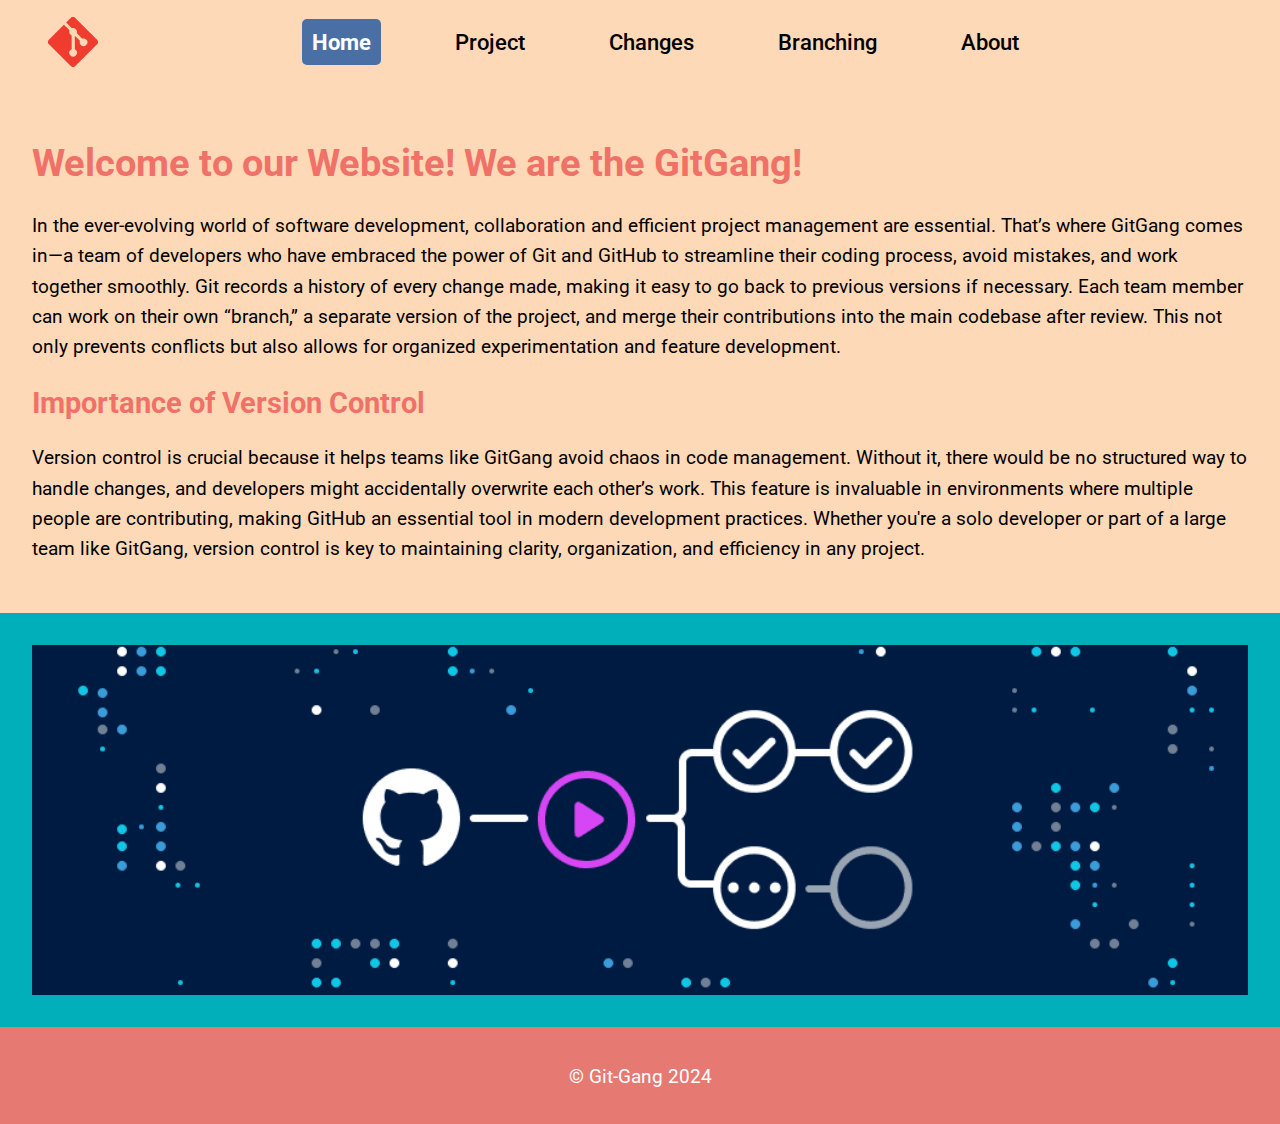
<file: index.html>
<!DOCTYPE html>
<html lang="en">
  <head>
    <meta charset="UTF-8" />
    <meta name="viewport" content="width=device-width, initial-scale=1.0" />
    <title>Github-Assignment</title>
    <link rel="stylesheet" href="./styles/main.css" />
    <link rel="stylesheet" href="./styles/home.css" />
  </head>
  <body>
    <header>
      <a href="index.html" class="logo">
        <img src="./images/logo.svg" alt="logo" />
      </a>
      <input class="menu-btn" type="checkbox" id="menu-btn" />
      <label class="menu-icon" for="menu-btn">
        <span class="nav-icon"></span>
      </label>
      <nav>
        <ul>
          <li><a href="index.html" class="active">Home</a></li>
          <li><a href="project.html">Project</a></li>
          <li><a href="change.html">Changes</a></li>
          <li><a href="branching.html">Branching</a></li>
          <li><a href="about.html">About</a></li>
        </ul>
      </nav>
    </header>
    <div class="page-wrapper">
      <main class="content">
        <h1>Welcome to our Website! We are the GitGang!</h1>
        <p>
          In the ever-evolving world of software development, collaboration and
          efficient project management are essential. That’s where GitGang comes
          in—a team of developers who have embraced the power of Git and GitHub
          to streamline their coding process, avoid mistakes, and work together
          smoothly. Git records a history of every change made, making it easy
          to go back to previous versions if necessary. Each team member can
          work on their own “branch,” a separate version of the project, and
          merge their contributions into the main codebase after review. This
          not only prevents conflicts but also allows for organized
          experimentation and feature development.
        </p>
        <h2>Importance of Version Control</h2>
        <p>
          Version control is crucial because it helps teams like GitGang avoid
          chaos in code management. Without it, there would be no structured way
          to handle changes, and developers might accidentally overwrite each
          other’s work. This feature is invaluable in environments where
          multiple people are contributing, making GitHub an essential tool in
          modern development practices. Whether you're a solo developer or part
          of a large team like GitGang, version control is key to maintaining
          clarity, organization, and efficiency in any project.
        </p>
      </main>
      <div class="bottom-image">
        <img src="./images/githubcat.png" alt="github cat and files" />
      </div>
    </div>
    <footer>
      <p>&copy; Git-Gang 2024</p>
    </footer>
  </body>
</html>
</file>
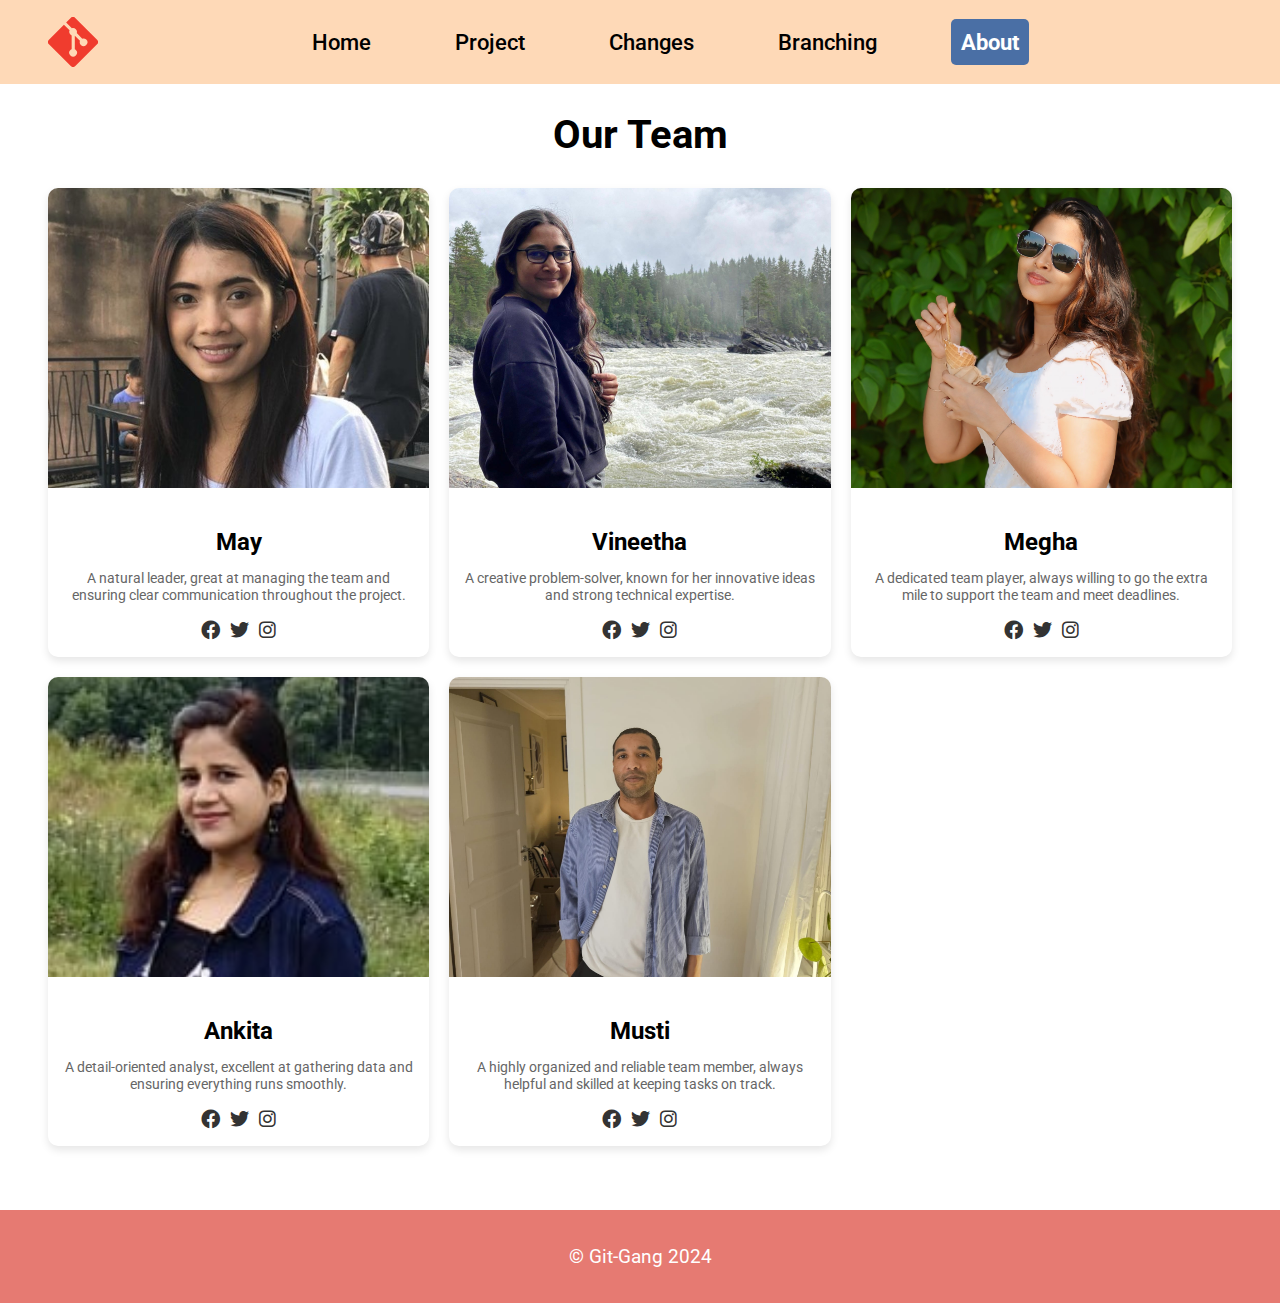
<file: about.html>
<!DOCTYPE html>
<html lang="en">
  <head>
    <meta charset="UTF-8" />
    <meta name="viewport" content="width=device-width, initial-scale=1.0" />
    <title>Github-Assignment</title>
    <link rel="stylesheet" href="./styles/main.css" />
    <link rel="stylesheet" href="./styles/about.css" />
    <link
      href="https://cdnjs.cloudflare.com/ajax/libs/font-awesome/6.0.0-beta3/css/all.min.css"
      rel="stylesheet"
    />
  </head>

  <body>
    <header>
      <a href="index.html" class="logo">
        <img src="./images/logo.svg" alt="logo" />
      </a>
      <input class="menu-btn" type="checkbox" id="menu-btn" />
      <label class="menu-icon" for="menu-btn">
        <span class="nav-icon"></span>
      </label>
      <nav>
        <ul>
          <li><a href="index.html">Home</a></li>
          <li><a href="project.html">Project</a></li>
          <li><a href="change.html">Changes</a></li>
          <li><a href="branching.html">Branching</a></li>
          <li><a href="about.html" class="active">About</a></li>
        </ul>
      </nav>
    </header>

    <main>
      <section class="team-section">
        <h1>Our Team</h1>
        <div class="team-grid">
          <!-- Team Member 1 -->
          <div class="team-member">
            <img src="./images/May.jpg" alt="May" />
            <div class="team-info">
              <h2>May</h2>
              <p>
                A natural leader, great at managing the team and ensuring clear communication throughout the project.
              </p>
              <div class="social-icons">
                <a href="https://facebook.com/"
                  ><i class="fab fa-facebook"></i
                ></a>
                <a href="https://twitter.com/ "
                  ><i class="fab fa-twitter"></i
                ></a>
                <a href="https://instagram.com/ "
                  ><i class="fab fa-instagram"></i
                ></a>
              </div>
            </div>
          </div>

          <!-- Team Member 2 -->
          <div class="team-member">
            <img src="./images/Vineetha.jpeg" alt="Vineetha" />
            <div class="team-info">
              <h2>Vineetha</h2>
              <p>
               A creative problem-solver, known for her innovative ideas and strong technical expertise.
              </p>
              <div class="social-icons">
                <a href="https://facebook.com/"
                  ><i class="fab fa-facebook"></i
                ></a>
                <a href="https://twitter.com/"
                  ><i class="fab fa-twitter"></i
                ></a>
                <a href="https://instagram.com/"
                  ><i class="fab fa-instagram"></i
                ></a>
              </div>
            </div>
          </div>
          <!-- Team Member 3 -->
          <div class="team-member">
            <img src="./images/Megha.jpg" alt="Megha" />
            <div class="team-info">
              <h2>Megha</h2>
              <p>
                A dedicated team player, always willing to go the extra mile to support the team and meet deadlines.
              </p>
              <div class="social-icons">
                <a href="https://facebook.com/"
                  ><i class="fab fa-facebook"></i
                ></a>
                <a href="https://twitter.com/ "
                  ><i class="fab fa-twitter"></i
                ></a>
                <a href="https://instagram.com/ "
                  ><i class="fab fa-instagram"></i
                ></a>
              </div>
            </div>
          </div>
          <!-- Team Member 4 -->
          <div class="team-member">
            <img src="./images/Ankita.jpeg" alt="Ankita" />
            <div class="team-info">
              <h2>Ankita</h2>
              <p>
                A detail-oriented analyst, excellent at gathering data and ensuring everything runs smoothly.
              </p>
              <div class="social-icons">
                <a href="https://facebook.com/"
                  ><i class="fab fa-facebook"></i
                ></a>
                <a href="https://twitter.com/"
                  ><i class="fab fa-twitter"></i
                ></a>
                <a href="https://instagram.com/"
                  ><i class="fab fa-instagram"></i
                ></a>
              </div>
            </div>
          </div>
          <!-- Team Member 5 -->
          <div class="team-member">
            <img src="./images/Mustafa.jpg" alt="Mustafa" />
            <div class="team-info">
              <h2>Musti</h2>
              <p>
                A highly organized and reliable team member, always helpful and skilled at keeping tasks on track.
              </p>
              <div class="social-icons">
                <a href="https://facebook.com/"
                  ><i class="fab fa-facebook"></i
                ></a>
                <a href="https://twitter.com/"
                  ><i class="fab fa-twitter"></i
                ></a>
                <a href="https://instagram.com/"
                  ><i class="fab fa-instagram"></i
                ></a>
              </div>
            </div>
          </div>
        </div>
      </section>
    </main>
    <footer>
      <p>&copy; Git-Gang 2024</p>
    </footer>
  </body>
</html>
</file>
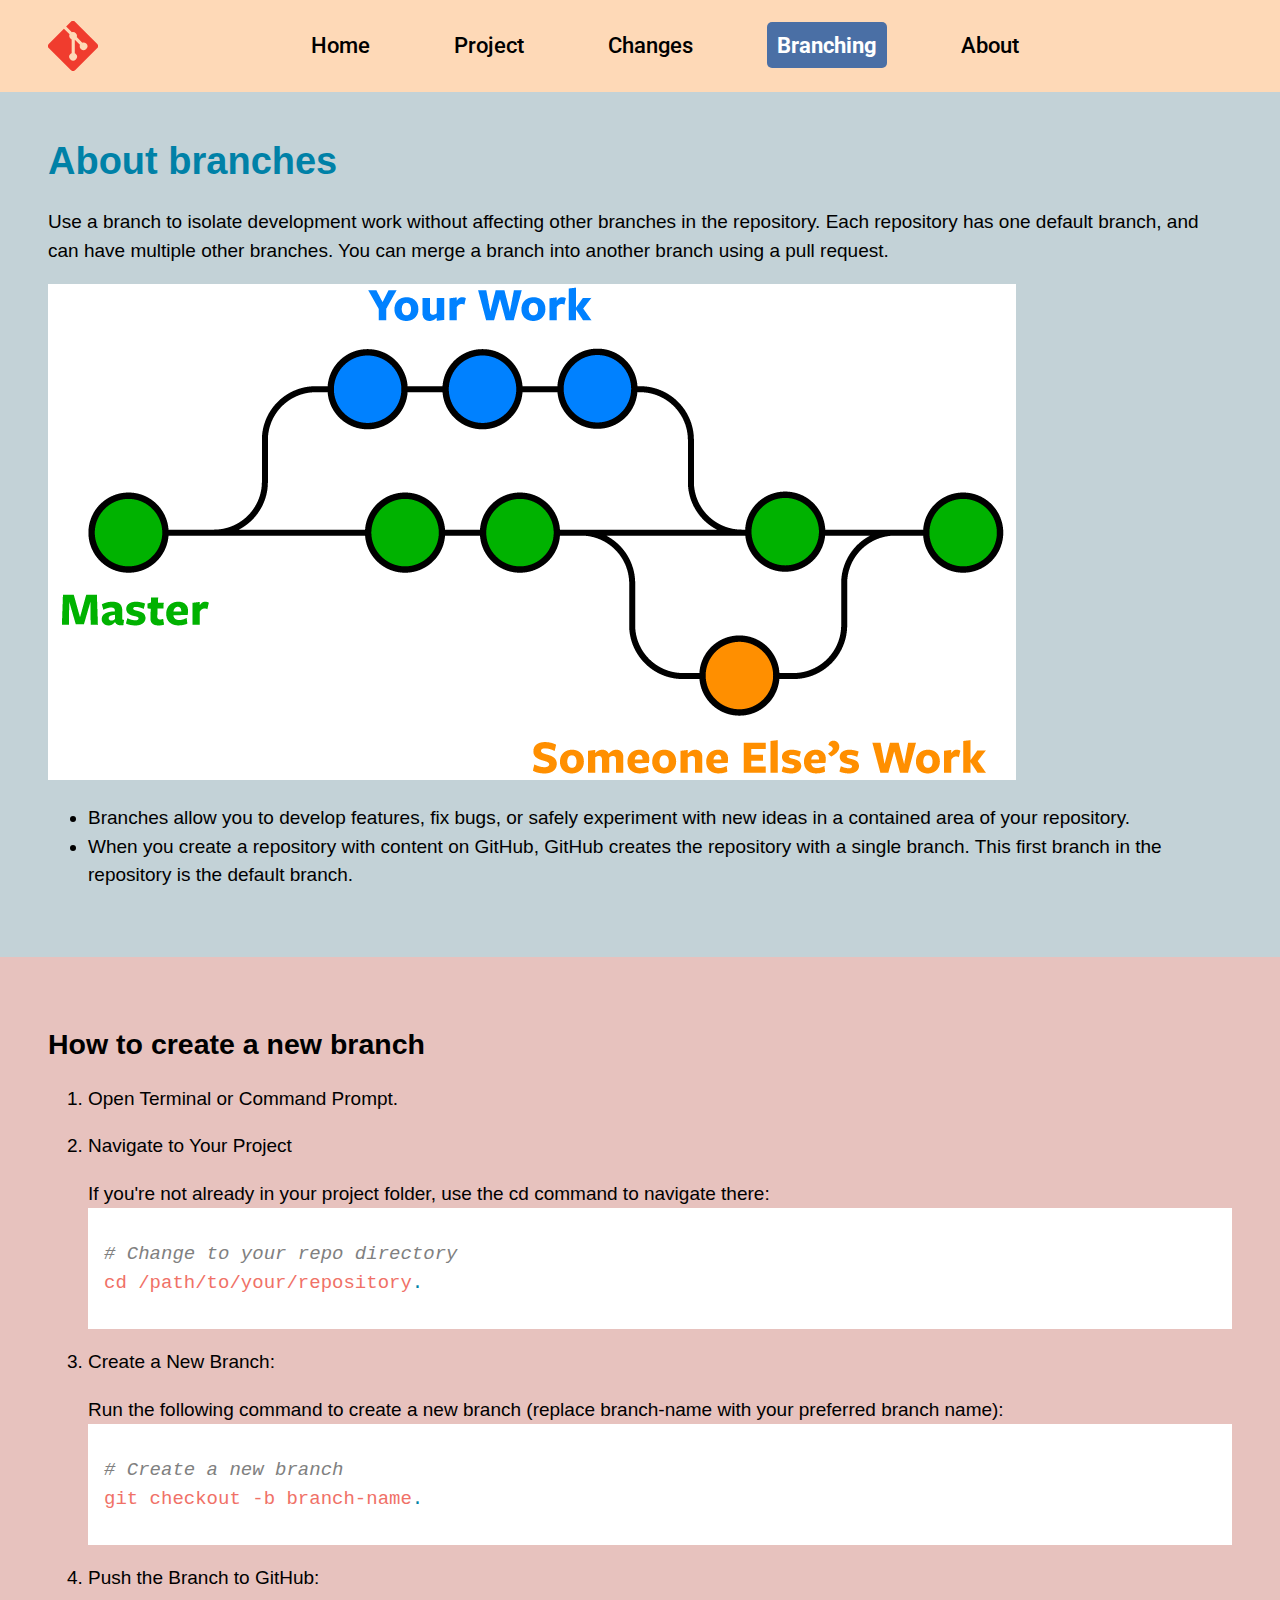
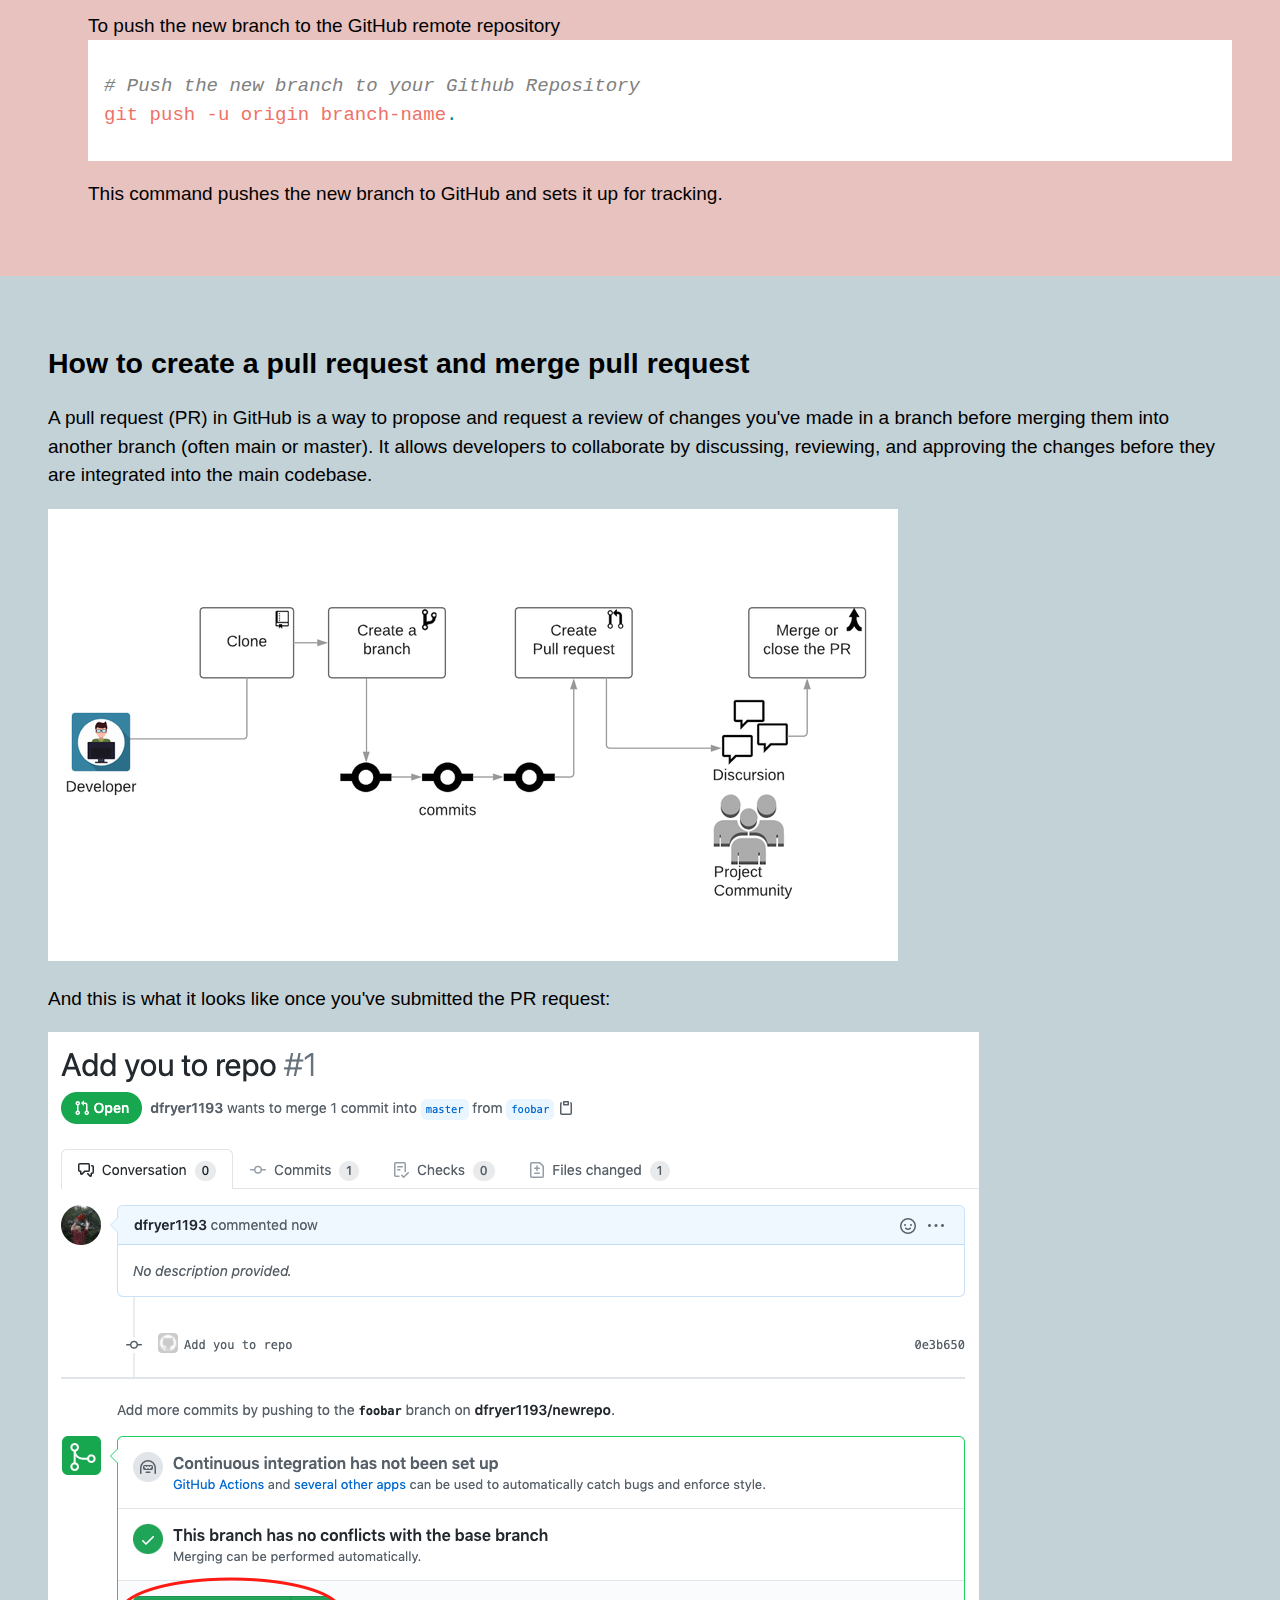
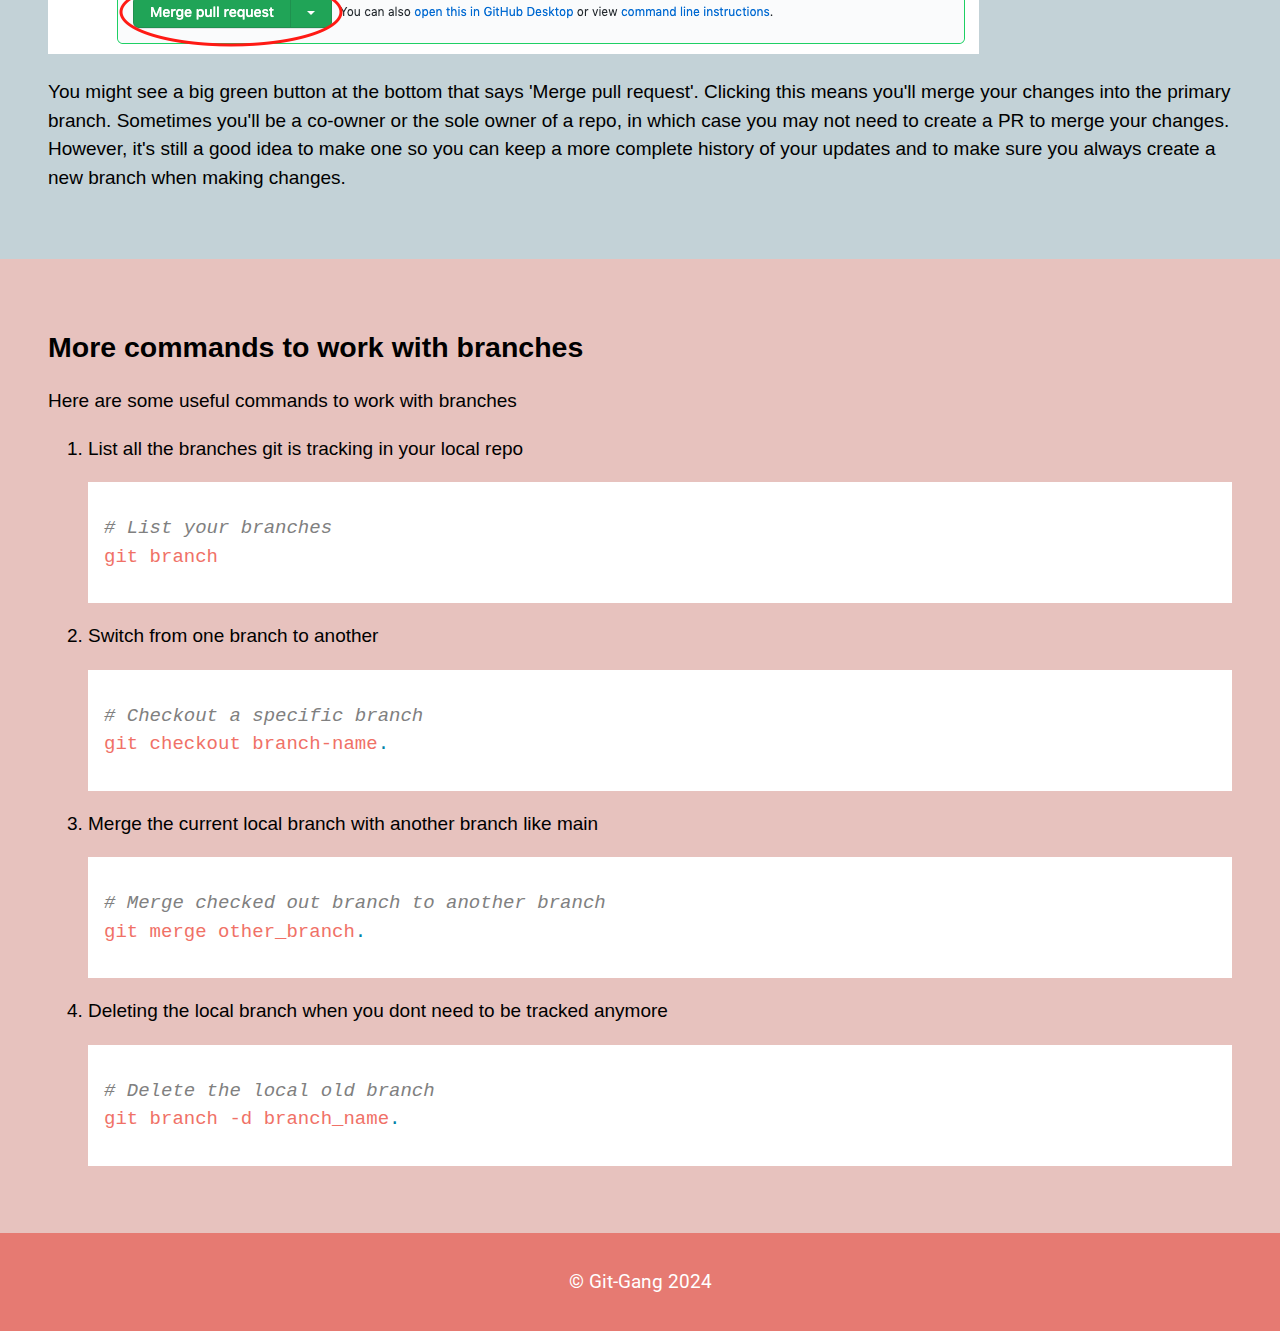
<file: branching.html>
<!DOCTYPE html>
<html lang="en">
  <head>
    <meta charset="UTF-8" />
    <meta name="viewport" content="width=device-width, initial-scale=1.0" />
    <title>Github-Assignment</title>
    <link rel="stylesheet" href="./styles/main.css" />
    <link rel="stylesheet" href="./styles/branching.css" />
    <link rel="stylesheet" href="./styles/changes.css" />
  </head>
  <body>
    <header>
      <a href="index.html" class="logo">
        <img src="./images/logo.svg" alt="logo" />
      </a>
      <input class="menu-btn" type="checkbox" id="menu-btn" />
      <label class="menu-icon" for="menu-btn">
        <span class="nav-icon"></span>
      </label>
      <nav>
        <ul>
          <li><a href="index.html">Home</a></li>
          <li><a href="project.html">Project</a></li>
          <li><a href="change.html">Changes</a></li>
          <li><a href="branching.html" class="active">Branching</a></li>
          <li><a href="about.html">About</a></li>
        </ul>
      </nav>
    </header>
    <main>
      <section class="about-branches full-width has-bg-color__blue">
        <div class="content">
          <h1>About branches</h1>
          <p>Use a branch to isolate development work without affecting other branches in the repository. 
            Each repository has one default branch, and can have multiple other branches. 
            You can merge a branch into another branch using a pull request.
          </p>
              <img
              class="branch_image"
              src="./images/git-branch.png"
              alt="branch_image">
          <ul>
            <li>Branches allow you to develop features, fix bugs, or safely experiment with new ideas in a contained area of your repository.</li>
            <li>When you create a repository with content on GitHub, GitHub creates the repository with a single branch. 
                This first branch in the repository is the default branch.</li>
          </ul>
        </div>
      </section>

      <section class="create-project-github full-width has-bg-color__red">
        <div class="content">
          <h2>How to create a new branch</h2>
          <ol>
            <li>Open Terminal or Command Prompt.</li>
            <li> <P>Navigate to Your Project</P>
            If you're not already in your project folder, use the cd command to navigate there:
            <div class="block-item-code-wrapper">
              <code class="block-item-code">
                <span class="command-comment"
                  ># Change to your repo directory</span
                >
                <span class="command-head git"
                  >cd /path/to/your/repository<span class="command-tail">. </span></span
                >
              </code>
            </div>            
            </li>
            <li>
               <P>Create a New Branch:</P>
              Run the following command to create a new branch (replace branch-name with your preferred branch name):
              <div class="block-item-code-wrapper">
                <code class="block-item-code">
                  <span class="command-comment"
                    ># Create a new branch</span
                  >
                  <span class="command-head git"
                    >git checkout -b branch-name<span class="command-tail">. </span></span
                  >
                </code>
              </div>
            </li>
            <li><P>Push the Branch to GitHub:</P>
              To push the new branch to the GitHub remote repository
              <div class="block-item-code-wrapper">
                <code class="block-item-code">
                  <span class="command-comment"
                    ># Push the new branch to your Github Repository</span
                  >
                  <span class="command-head git"
                    >git push -u origin branch-name<span class="command-tail">.</span></span
                  >
                </code>
              </div>
             <P>This command pushes the new branch to GitHub and sets it up for tracking.</P>
            </li>
          </ol>
        </div>
      </section>

      <section class="create-project-github full-width has-bg-color__blue">
        <div class="content">
          <h2>How to create a pull request and merge pull request</h2>
          <p>A pull request (PR) in GitHub is a way to propose and request
            a review of changes you've made in a branch before merging them into another branch (often main or master). 
            It allows developers to collaborate by discussing, reviewing, and approving 
            the changes before they are integrated into the main codebase.</p>
          <img
           class="pull_request"
           src="./images/github-pull-request.png"
           alt="pull_merge">
            
          <p>And this is what it looks like once you've submitted the PR request:</p>
          <img
            class="pull_merge"
            src="./images/github-merge.webp"
            alt="pull_request2 image">

          <p>You might see a big green button at the bottom that says 'Merge pull request'. Clicking this means you'll merge your changes into the primary branch.
          Sometimes you'll be a co-owner or the sole owner of a repo, in which case you may not need to create a PR to merge your changes. 
          However, it's still a good idea to make one so you can keep a more complete history of your updates
          and to make sure you always create a new branch when making changes.</p>
          </div>
          </section>

          <section class="create-project-github full-width has-bg-color__red">
            <div class="content">
              <h2>More commands to work with branches</h2>
              <P>Here are some useful commands to work with branches</P>
              <ol>
                <li> 
                  <P>List all the branches git is tracking in your local repo</P>
                <div class="block-item-code-wrapper">
                  <code class="block-item-code">
                    <span class="command-comment"
                      ># List your branches</span
                    >
                    <span class="command-head git"
                      >git branch</span>
                  </code>
                </div>            
                </li>
                <li>
                   <P>Switch from one branch to another</P>
                  <div class="block-item-code-wrapper">
                    <code class="block-item-code">
                      <span class="command-comment"
                        ># Checkout a specific branch</span
                      >
                      <span class="command-head git"
                        >git checkout branch-name<span class="command-tail">. </span></span
                      >
                    </code>
                  </div>
                </li>
                 <li>
                  <P>Merge the current local branch with another branch like main </P>
                  <div class="block-item-code-wrapper">
                    <code class="block-item-code">
                      <span class="command-comment"
                        ># Merge checked out branch to another branch</span
                      >
                      <span class="command-head git"
                        >git merge other_branch<span class="command-tail">. </span></span
                      >
                    </code>
                  </div>
                </li>
                <li>
                  <P>Deleting the local branch when you dont need to be tracked anymore </P>
                  <div class="block-item-code-wrapper">
                    <code class="block-item-code">
                      <span class="command-comment"
                        ># Delete the local old branch</span
                      >
                      <span class="command-head git"
                        >git branch -d branch_name<span class="command-tail">. </span></span
                      >
                    </code>
                  </div>
                </li>
              </ol>
            </div>
          </section>
    </main>
    <footer>
      <p>&copy; Git-Gang 2024</p>
    </footer>
  </body>
</html>
</file>
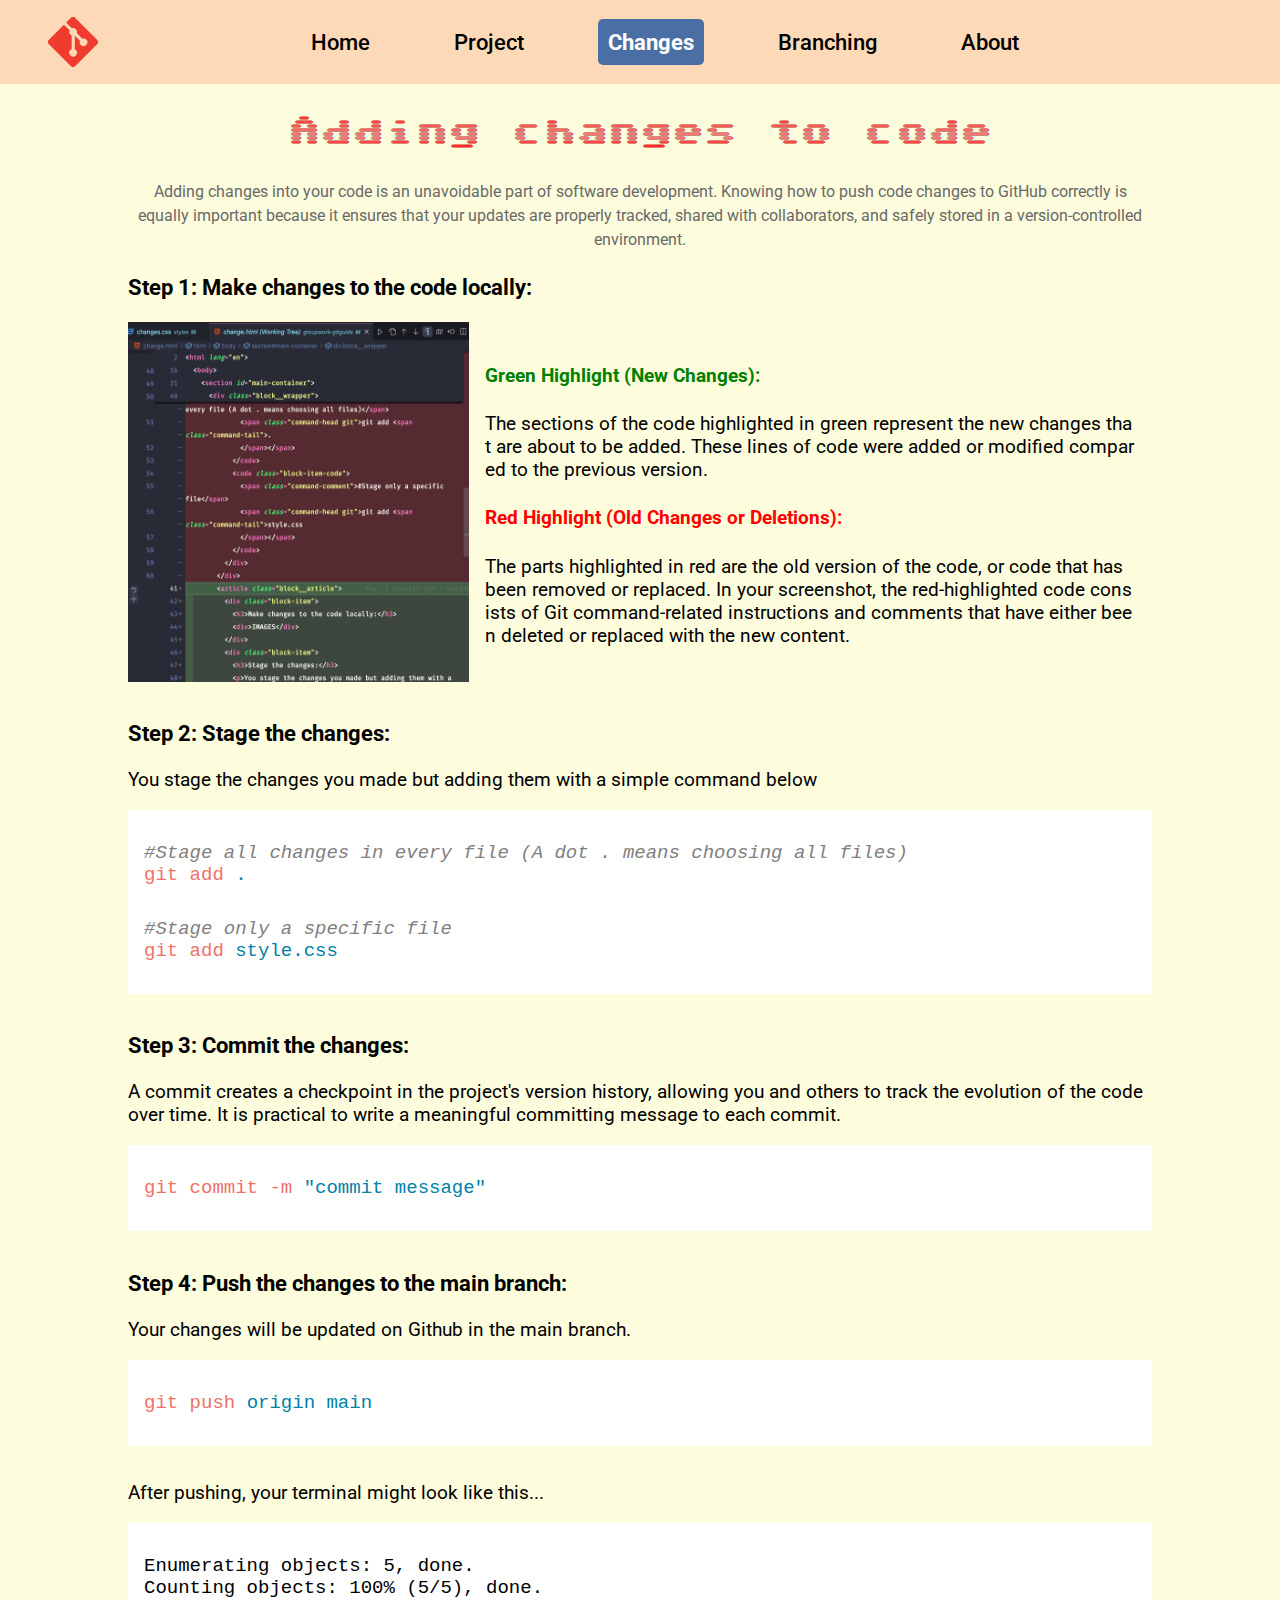
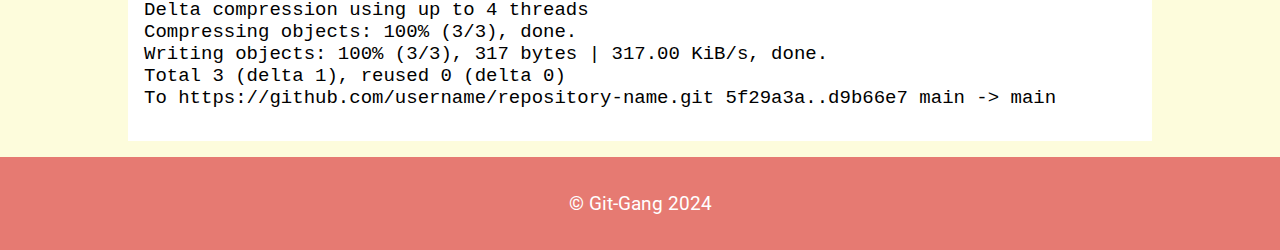
<file: change.html>
<!DOCTYPE html>
<html lang="en">
  <head>
    <meta charset="UTF-8" />
    <meta name="viewport" content="width=device-width, initial-scale=1.0" />
    <title>Github-Assignment</title>
    <link rel="preconnect" href="https://fonts.googleapis.com" />
    <link rel="preconnect" href="https://fonts.gstatic.com" crossorigin />
    <link
      href="https://fonts.googleapis.com/css2?family=Sixtyfour+Convergence&display=swap"
      rel="stylesheet"
    />
    <link rel="stylesheet" href="./styles/changes.css" />
    <link rel="stylesheet" href="./styles/main.css" />
  </head>
  <body>
    <header>
      <a href="index.html" class="logo">
        <img src="./images/logo.svg" alt="logo" />
      </a>
      <input class="menu-btn" type="checkbox" id="menu-btn" />
      <label class="menu-icon" for="menu-btn">
        <span class="nav-icon"></span>
      </label>
      <nav>
        <ul>
          <li><a href="index.html">Home</a></li>
          <li><a href="project.html">Project</a></li>
          <li><a href="change.html" class="active">Changes</a></li>
          <li><a href="branching.html">Branching</a></li>
          <li><a href="about.html">About</a></li>
        </ul>
      </nav>
    </header>
    <section id="main-container">
      <p class="header">Adding changes to code</p>
      <p class="subheader">
        Adding changes into your code is an unavoidable part of software
        development. Knowing how to push code changes to GitHub correctly is
        equally important because it ensures that your updates are properly
        tracked, shared with collaborators, and safely stored in a
        version-controlled environment.
      </p>
      <div class="block__wrapper">
        <article class="block__article">
          <div class="block-item">
            <h3>Step 1: Make changes to the code locally:</h3>
            <div class="block__item-image">
              <img
                class="block-image"
                src="./images/page-change/makingchanges.png"
                alt=""
                width="100"
              />
              <div class="block-description">
                <h4 class="description-highlight green">Green Highlight (New Changes):</h4>
                <p>
                  The sections of the code highlighted in green represent the new
                  changes that are about to be added. These lines of code were
                  added or modified compared to the previous version.
                </p>
                <h4 class="description-highlight red">Red Highlight (Old Changes or Deletions):</h4>
                <p>
                  The parts highlighted in red are the old version of the code, or
                  code that has been removed or replaced. In your screenshot, the
                  red-highlighted code consists of Git command-related
                  instructions and comments that have either been deleted or
                  replaced with the new content.
                </p>
              </div>
            </div>
          </div>
          <div class="block-item">
            <h3>Step 2: Stage the changes:</h3>
            <p>
              You stage the changes you made but adding them with a simple
              command below
            </p>
            <div class="block-item-code-wrapper">
              <code class="block-item-code">
                <span class="command-comment"
                  >#Stage all changes in every file (A dot . means choosing all
                  files)</span
                >
                <span class="command-head git"
                  >git add <span class="command-tail">. </span></span
                >
              </code>
              <code class="block-item-code">
                <span class="command-comment">#Stage only a specific file</span>
                <span class="command-head git"
                  >git add <span class="command-tail">style.css </span></span
                >
              </code>
            </div>
          </div>
          <div class="block-item">
            <h3>Step 3: Commit the changes:</h3>
            <p>
              A commit creates a checkpoint in the project's version history,
              allowing you and others to track the evolution of the code over
              time. It is practical to write a meaningful committing message to
              each commit.
            </p>
            <div class="block-item-code-wrapper">
              <code class="block-item-code">
                <span class="command-head git"
                  >git commit -m
                  <span class="command-tail">"commit message"</span></span
                >
              </code>
            </div>
          </div>
          <div class="block-item">
            <h3>Step 4: Push the changes to the main branch:</h3>
            <p>Your changes will be updated on Github in the main branch.</p>
            <div class="block-item-code-wrapper">
              <code class="block-item-code">
                <span class="command-head git"
                  >git push <span class="command-tail">origin main</span></span
                >
              </code>
            </div>
          </div>
          <div class="block-item">
            <p>After pushing, your terminal might look like this...</p>
            <div class="block-item-code-wrapper">
              <code class="block-item-code preview-terminal">
                Enumerating objects: 5, done. <br />
                Counting objects: 100% (5/5), done. <br />
                Delta compression using up to 4 threads<br />
                Compressing objects: 100% (3/3), done.<br />
                Writing objects: 100% (3/3), 317 bytes | 317.00 KiB/s, done.<br />
                Total 3 (delta 1), reused 0 (delta 0) <br />
                To https://github.com/username/repository-name.git
                5f29a3a..d9b66e7 main -> main
              </code>
            </div>
          </div>
        </article>
      </div>
    </section>
    <footer>
      <p>&copy; Git-Gang 2024</p>
    </footer>
  </body>
</html>
</file>
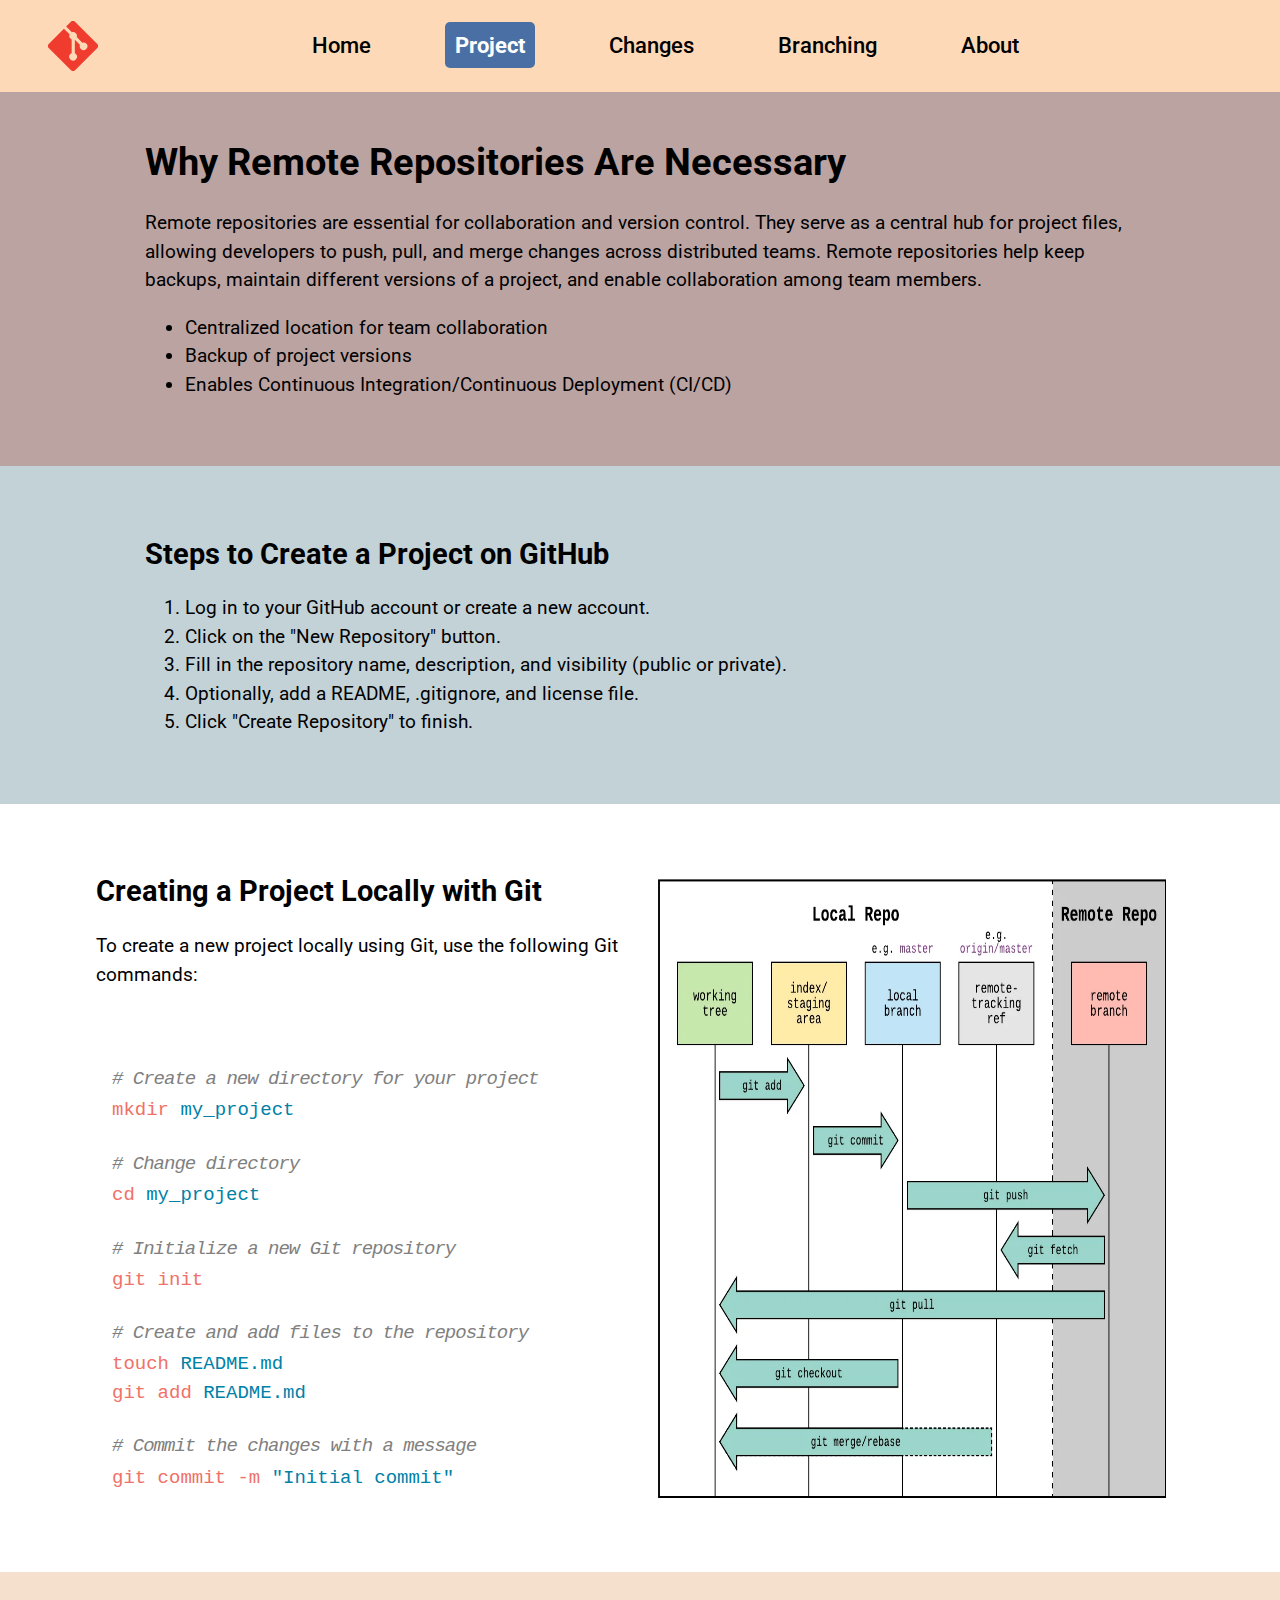
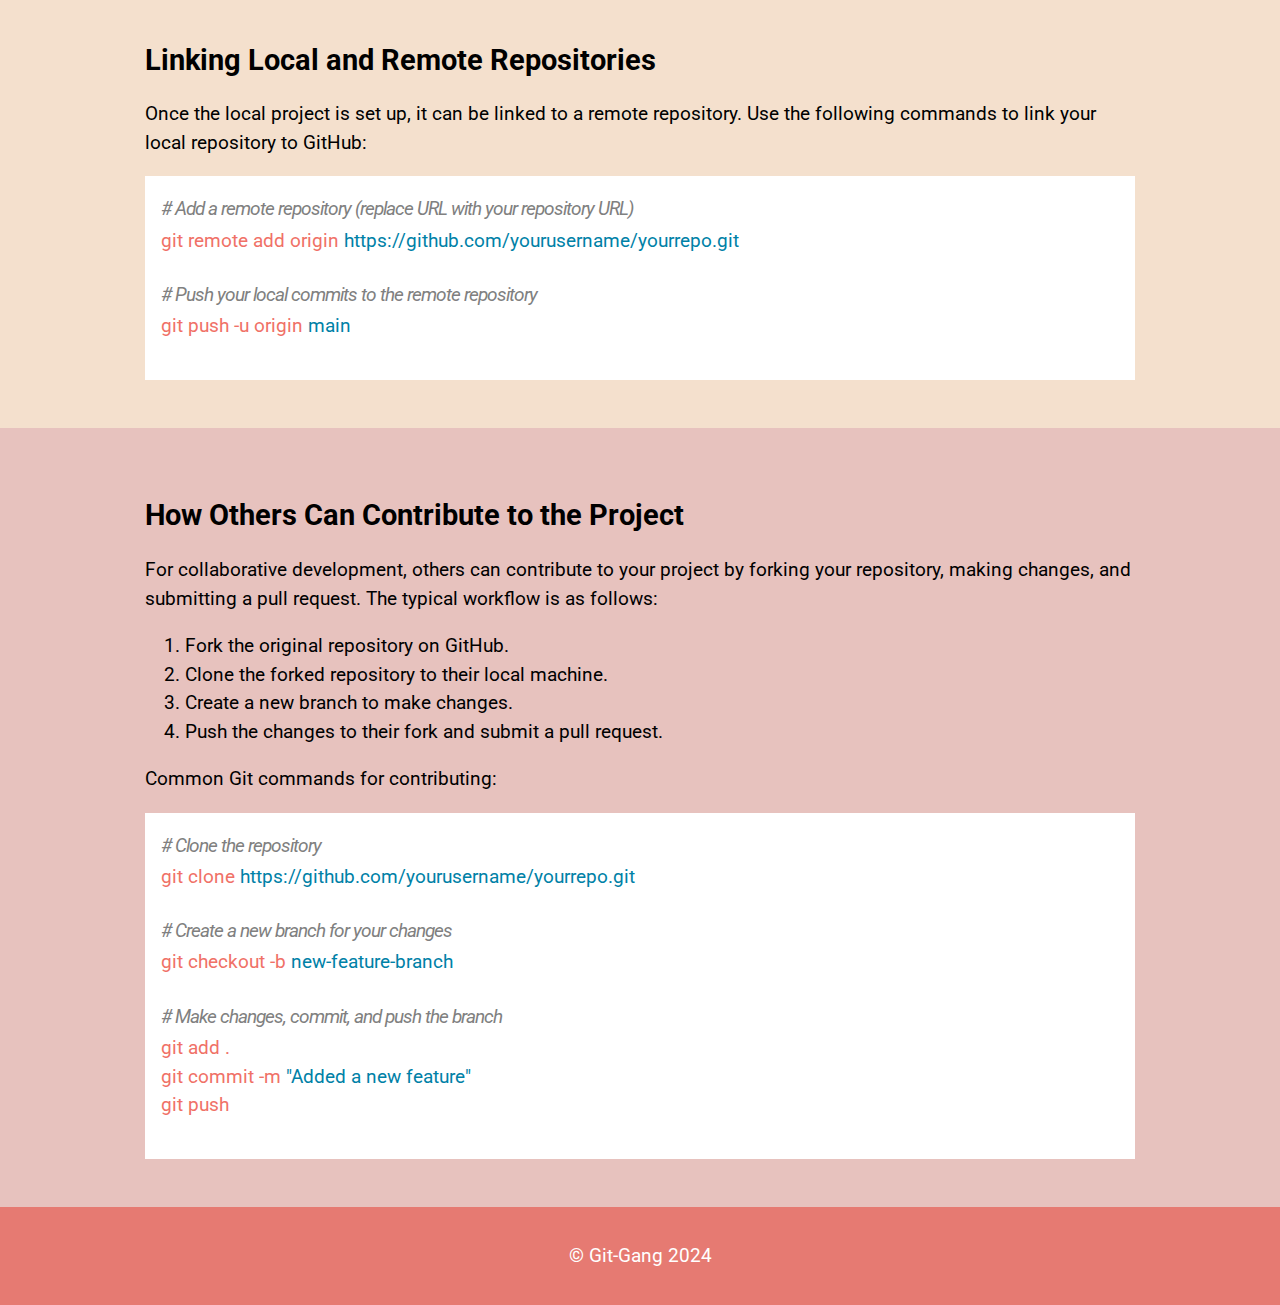
<file: project.html>
<!DOCTYPE html>
<html lang="en">
  <head>
    <meta charset="UTF-8" />
    <meta name="viewport" content="width=device-width, initial-scale=1.0" />
    <title>Github-Assignment</title>
    <link rel="stylesheet" href="./styles/main.css" />
    <link rel="stylesheet" href="./styles/changes.css" />
    <link rel="stylesheet" href="./styles/project.css" />
  </head>
  <body>
    <header>
      <a href="index.html" class="logo">
        <img src="./images/logo.svg" alt="logo" />
      </a>
      <input class="menu-btn" type="checkbox" id="menu-btn" />
      <label class="menu-icon" for="menu-btn">
        <span class="nav-icon"></span>
      </label>
      <nav>
        <ul>
          <li><a href="index.html">Home</a></li>
          <li><a href="project.html" class="active">Project</a></li>
          <li><a href="change.html">Changes</a></li>
          <li><a href="branching.html">Branching</a></li>
          <li><a href="about.html">About</a></li>
        </ul>
      </nav>
    </header>

    <main>
      <section class="remote-repositories full-width has-bg-color__brown">
        <div class="content">
          <h1>Why Remote Repositories Are Necessary</h1>
          <p>
            Remote repositories are essential for collaboration and version
            control. They serve as a central hub for project files, allowing
            developers to push, pull, and merge changes across distributed
            teams. Remote repositories help keep backups, maintain different
            versions of a project, and enable collaboration among team members.
          </p>
          <ul>
            <li>Centralized location for team collaboration</li>
            <li>Backup of project versions</li>
            <li>
              Enables Continuous Integration/Continuous Deployment (CI/CD)
            </li>
          </ul>
        </div>
      </section>

      <section class="create-project-github full-width has-bg-color__blue">
        <div class="content">
          <h2>Steps to Create a Project on GitHub</h2>
          <ol>
            <li>Log in to your GitHub account or create a new account.</li>
            <li>Click on the "New Repository" button.</li>
            <li>
              Fill in the repository name, description, and visibility (public
              or private).
            </li>
            <li>Optionally, add a README, .gitignore, and license file.</li>
            <li>Click "Create Repository" to finish.</li>
          </ol>
        </div>
      </section>

      <section class="create-project-locally">
        <div>
          <h2>Creating a Project Locally with Git</h2>
          <p>
            To create a new project locally using Git, use the following Git
            commands:
          </p>

          <div class="block-item-code-wrapper">
            <code class="block-item-code">
              <br />
              <span class="command-comment">
                # Create a new directory for your project
              </span>
              <span class="command-head git"
                >mkdir <span class="command-tail">my_project</span></span
              >
              <br />
              <span class="command-comment"> # Change directory </span>
              <span class="command-head git"
                >cd <span class="command-tail">my_project</span></span
              >
              <br />
              <span class="command-comment">
                # Initialize a new Git repository
              </span>
              <span class="command-head git">git init</span>
              <br />
              <span class="command-comment">
                # Create and add files to the repository
              </span>
              <span class="command-head git">
                touch <span class="command-tail">README.md</span>
                <br />
                git add <span class="command-tail">README.md</span>
              </span>
              <br />
              <span class="command-comment">
                # Commit the changes with a message
              </span>
              <span class="command-head git"
                >git commit -m
                <span class="command-tail">"Initial commit"</span></span
              >
            </code>
          </div>
        </div>
        <img
          class="project__image-1"
          src="./images/git-flow.webp"
          alt="git-flow image"
        />
      </section>

      <section class="link-repositories full-width has-bg-color__light-orange">
        <div class="content">
          <h2>Linking Local and Remote Repositories</h2>
          <p>
            Once the local project is set up, it can be linked to a remote
            repository. Use the following commands to link your local repository
            to GitHub:
          </p>
          <div class="block-item-code-wrapper">
            <span class="command-comment">
              # Add a remote repository (replace URL with your repository URL)
            </span>
            <span class="command-head git"
              >git remote add origin
              <span class="command-tail"
                >https://github.com/yourusername/yourrepo.git</span
              ></span
            >
            <br />
            <span class="command-comment">
              # Push your local commits to the remote repository
            </span>
            <span class="command-head git">
              git push -u origin <span class="command-tail">main</span></span
            >
            <br />
          </div>
        </div>
      </section>

      <section class="contributions full-width has-bg-color__red">
        <div class="content">
          <h2>How Others Can Contribute to the Project</h2>
          <p>
            For collaborative development, others can contribute to your project
            by forking your repository, making changes, and submitting a pull
            request. The typical workflow is as follows:
          </p>
          <ol>
            <li>Fork the original repository on GitHub.</li>
            <li>Clone the forked repository to their local machine.</li>
            <li>Create a new branch to make changes.</li>
            <li>Push the changes to their fork and submit a pull request.</li>
          </ol>
          <p>Common Git commands for contributing:</p>
          <div class="block-item-code-wrapper">
            <span class="command-comment"> # Clone the repository </span>
            <span class="command-head git"
              >git clone
              <span class="command-tail"
                >https://github.com/yourusername/yourrepo.git</span
              ></span
            >
            <br />
            <span class="command-comment">
              # Create a new branch for your changes
            </span>
            <span class="command-head git">
              git checkout -b
              <span class="command-tail">new-feature-branch </span></span
            >
            <br />
            <span class="command-comment">
              # Make changes, commit, and push the branch
            </span>
            <span class="command-head git">
              git add .
              <br />
              git commit -m
              <span class="command-tail">"Added a new feature"</span>
              <br />
              git push
            </span>
            <br />
          </div>
        </div>
      </section>
    </main>

    <footer>
      <p>&copy; Git-Gang 2024</p>
    </footer>
  </body>
</html>
</file>
<file: styles/main.css>
@import url("https://fonts.googleapis.com/css2?family=Anton&family=Roboto:ital,wght@0,100;0,300;0,400;0,500;0,700;0,900;1,100;1,300;1,400;1,500;1,700;1,900&display=swap");

* {
  box-sizing: border-box;
}

:root {
  --logo-width: 50px;
  --page-h-padding: 3rem;
}

@media (max-width: 768px) {
  :root {
    --logo-width: 40px;
    --page-h-padding: 1.5rem;
  }
}

body {
  font-family: "Roboto", sans-serif;
  font-weight: 400;
  font-size: 19px;
  display: flex;
  flex-direction: column;
  min-height: 100vh;
  margin: 0;
  padding: 0;
}

header {
  display: flex;
  justify-content: space-between;
  align-items: center;
  background-color: #fed9b7;
  color: black;
  padding: 10px var(--page-h-padding);
}

nav {
  margin: auto;
}

nav ul {
  list-style: none;
  display: flex;
  gap: 2rem;
  padding: 0;
}

nav a {
  color: black;
  text-decoration: none;
  font-size: 1.4rem;
  font-weight: 500;
  padding: 10px;
  border-radius: 5px;
  transition: background-color 0.3s ease, color 0.3s ease;
}

nav a:hover {
  background-color: #e6dada;
  color: rgb(52, 52, 243);
}

nav a.active {
  background-color: #4a6fa5;
  color: white;
  font-weight: 700;
}

nav a.active:hover {
  background-color: #3c5a8a;
}

.logo img {
  width: var(--logo-width, 67px);
  height: auto;
}

a.logo {
  display: inline-flex;
  align-items: center;
}

main {
  flex-grow: 1;
  padding: 0 var(--page-h-padding);
}

footer {
  padding: 0 var(--page-h-padding);
}

/* Hamburger Menu Styles */
.menu-btn {
  display: none;
}

.menu-icon {
  display: none;
  cursor: pointer;
  position: relative;
}

.menu-icon .nav-icon {
  width: 35px;
  height: 3px;
  background-color: #000;
  display: block;
  margin: 7px 0;
  transition: 0.3s ease-in-out;
}

.menu-btn:checked + .menu-icon .nav-icon {
  background-color: transparent;
}

.menu-btn:checked + .menu-icon .nav-icon:before {
  transform: rotate(-45deg);
  top: 0;
}

.menu-btn:checked + .menu-icon .nav-icon:after {
  transform: rotate(45deg);
  top: 0;
}

.nav-icon:before,
.nav-icon:after {
  content: "";
  position: absolute;
  width: 35px;
  height: 3px;
  background-color: #000;
  transition: 0.3s ease-in-out;
}

.nav-icon:before {
  transform: translateY(-10px);
}

.nav-icon:after {
  transform: translateY(10px);
}

/* Media queries */
@media (width > 1024px) {
  nav ul {
    gap: 5vw;
  }
}

@media (width <= 768px) {
  /* Hide the nav on small screens */
  nav {
    display: none;
  }

  /* Show menu icon on small screens */
  .menu-icon {
    display: block;
    transform: translateY(10px);
  }

  /* Display navigation when menu-btn is checked */
  .menu-btn:checked ~ nav {
    display: block;
    position: absolute;
    top: 60px;
    right: 0;
    background-color: #fed9b7;
    width: 100%;
    text-align: center;
  }

  nav ul {
    flex-direction: column;
    gap: 0;
  }

  nav ul li {
    border-bottom: 1px solid #e6dada;
  }

  nav ul li a {
    max-width: 100%;
    display: block;
    padding: 15px;
    font-size: 1.5rem;
    max-width: 90%;
    margin: auto;
  }
}

/* util classes */
.full-width {
  /* this offsets padding of the main */
  margin-left: calc(var(--page-h-padding) * -1);
  margin-right: calc(var(--page-h-padding) * -1);

  padding-left: calc(var(--page-h-padding));
  padding-right: calc(var(--page-h-padding));
}

.has-bg-color__brown {
  padding: var(--page-h-padding);
  background-color: #bba3a1;
}
.has-bg-color__blue {
  padding: var(--page-h-padding);
  background-color: #c3d2d7;
}

.has-bg-color__light-yellow {
  padding: var(--page-h-padding);
  background-color: #fdfcdc;
}

.has-bg-color__light-orange {
  padding: var(--page-h-padding);
  background-color: #f4e0cd;
}

.has-bg-color__red {
  padding: var(--page-h-padding);
  background-color: #e7c2be;
}

.block-item-code-wrapper {
  word-break: break-all;
}

footer {

  background-color: #e67a72;
  color: white;
  text-align: center;
  padding: 1rem;
}
</file>
<file: styles/home.css>
.page-wrapper {
    display: flex;
    flex-direction: column;
    min-height: 100vh;
}
.content {
    flex: 1;
    padding: 2rem;
    background-color: #FED9B7;
}
h1, h2 {
    color: #F07167;
}
p {
    line-height: 1.6;
    margin-bottom: 1rem;
}
.bottom-image {
    background-color: #00AFB9;
    padding: 2rem;
}
.bottom-image img {
    width: 100%;
    height: 350px;
    background-color: #0081A7;
    display: flex;
    justify-content: center;
    align-items: center;
    color: white;
    font-size: 1.5rem;
    object-fit: cover;
    object-position: center;
}

@media (max-width: 768px) {
    .bottom-image img {
        height: 150px;
    }
}
</file>
<file: styles/about.css>
h1 {
  text-align: center;
  margin-bottom: 30px;
  font-size: 2.5rem;
}

.team-section {
  max-width: 1200px;
  margin: 0 auto;
}

.team-grid {
  display: grid;
  grid-template-columns: repeat(3, 1fr);
  gap: 20px;
}

.team-member {
  background-color: #fff;
  border-radius: 10px;
  overflow: hidden;
  box-shadow: 0 4px 8px rgba(0, 0, 0, 0.1);
  transition: transform 0.3s;
}

.team-member:hover {
  transform: translateY(-5px);
}

.team-member img {
  width: 100%;
  height: 300px;
  object-fit: cover;
}

.team-info {
  padding: 15px;
  text-align: center;
}

.team-info h2 {
  font-size: 1.5rem;
  margin-bottom: 10px;
}

.team-info p {
  font-size: 0.9rem;
  margin-bottom: 15px;
  color: #666;
}

.social-icons {
  display: flex;
  justify-content: center;
  gap: 10px;
}

.social-icons a {
  color: #333;
  font-size: 1.2rem;
  transition: color 0.3s;
}

.social-icons a:hover {
  color: #007bff;
}

img[alt="Vineetha"] {
  object-position: left 50%;
}

img[alt="Ankita"] {
  object-position: center 10%;
}
img[alt="May"] {
  object-position: center 10%;
}

footer {
  margin-top: 4rem;
}

@media (width < 769px) {
  .team-grid {
    grid-template-columns: repeat(2, 1fr);
  }
}

@media (width < 600px) {
  .team-grid {
    grid-template-columns: 1fr;
  }
}
</file>
<file: styles/branching.css>
section {
    padding: var(--page-h-padding);
  }
  
  .content {
    font-family: Verdana, Geneva, Tahoma, sans-serif;
    max-width: 100%;
    margin: auto;
  }
  
  h1 {
    color: #0081A7;
    margin-top: 0;
  }
  
  p {
    line-height: 1.5;
  }
  
  li {
    line-height: 1.5;
  }

  .branch_image {
    height:auto;
    max-width: 100%;
 }
    
  .pull_request { 
    height:auto;
    max-width: 100%;
  }

  .pull_merge {
    height:auto;
    max-width: 100%;
  }
</file>
<file: styles/changes.css>
#main-container {
  background-color: #FDFCDC;
}

.header {
  font-family: "Sixtyfour Convergence", sans-serif;
  text-align: center;
  font-size: xx-large;
}

.subheader {
  margin: auto;
  width: 80%;
  text-align: center;
  font-size: medium;
  line-height: 1.5rem;
  color: dimgray;
}

.block__wrapper {
  width: 80%;
  margin: auto;
}

.block__item-image {
  display: grid;
  grid-template-columns: 1fr 2fr;
}

.block-image {
  width: 100%;
  height: 100%;
  margin: auto;
}

.block-description {
  padding: 1rem;
  word-break: break-all;
}

.block-item {
  padding-bottom: 1rem;
}

.description-highlight.green {
  color: green ;
}

.description-highlight.red {
  color: red ;
}


/* style code block */
.block-item-code-wrapper {
  padding: 1rem;
  background-color: white;
  display: grid;
}

.block-item-code {
  display: grid;
padding: 1rem 0;
}

.block-item-code-wrapper .preview-terminal {
  word-break: break-all;
}

.command-head {
  color: #F07167;
}

.command-tail {
  color: #0081A7;
}

.command-comment {
  font-style: italic;
  font-weight: 200;
  color: gray;
}

/* Media queries for mobile */
@media (max-width: 768px) {
  .subheader { 
    width: 90%;
  }
  .block__wrapper {
    width: 90%;
  }
  .block__item-image {
    display: block;
  }
  .block-item p, .block-description,   .command-comment   {
    font-size: medium;
  }
  .block-item-code{
    font-size: large;
  }
  .block-item-code-wrapper .preview-terminal {
    font-size: small;
  }
}
</file>
<file: styles/project.css>
section {
  padding: var(--page-h-padding);
}

.content {
  max-width: 90ch;
  margin: auto;
}

h1 {
  margin-top: 0;
}

p {
  line-height: 1.5;
}

li {
  line-height: 1.5;
}

.create-project-locally {
  display: flex;
  justify-content: space-between;
}

.project__image-1 {
  width: 50%;
  max-width: 100%;
  height: auto;
}

.command-comment {
  font-weight: normal;
  line-height: 1.8;
  letter-spacing: -1px;
}
.command-head {
  line-height: 1.5;
}

/* Media query */
@media (max-width: 1230px) {
  .create-project-locally {
    flex-direction: column;
  }
  .project__image-1 {
    width: 90ch;
  }
}
</file>
